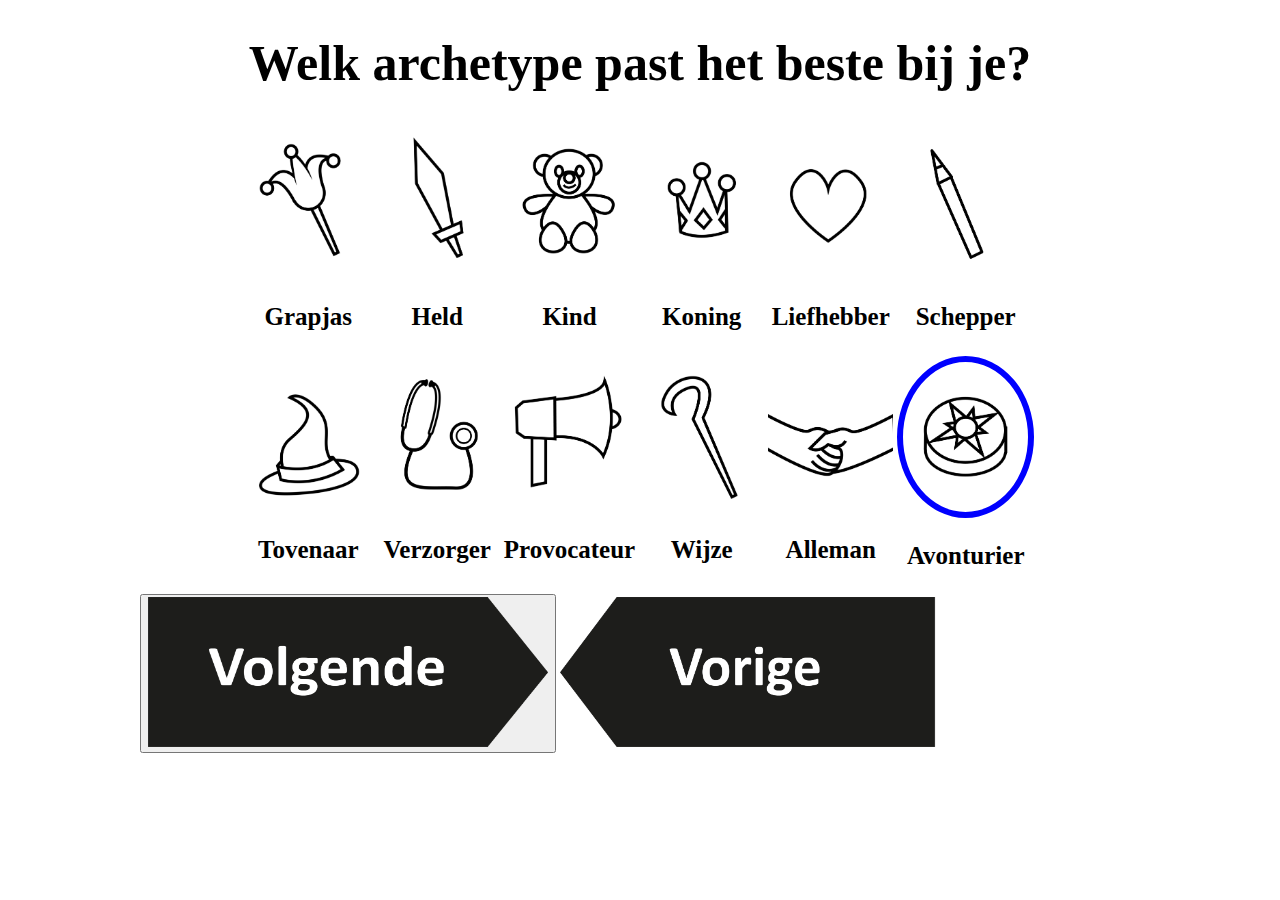
<file: q2.html>
<!doctype html>
<html>
<head>
<meta charset="utf-8">
<title>Vraag 2</title>
<link href="style.css" rel="stylesheet" type="text/css">
	
	 <script type = "text/javascript">
        
            function WriteCookie() {
			   Answer2Result = escape(document.quiz.archetypes.value) + ";"; 
               document.cookie = "2=" + Answer2Result + "path=/";
			   document.forms["quiz"].submit();
            }
			 
			 function ShowCookie() {
  			 alert(document.cookie);
			 }
			 
      	</script>      
	
</head>

<body>
	<h1>Welk archetype past het beste bij je?</h1>
	

	
<form action="q3.html" name = "quiz">
	
<table style="width: 125px;">
	<tbody>
		<tr>
			<td><label>
  <input type="radio" name="archetypes" value="1" checked>
  <img src="images/__grapjas.png" width="125" height="150">
				<h2>Grapjas</h2>
</label>
</td>
			<td><label>
  <input type="radio" name="archetypes" value="2" checked>
  <img src="images/__held.png" width="125" height="150">
				<h2>Held</h2>
</label></td>
			<td><label>
  <input type="radio" name="archetypes" value="3" checked>
  <img src="images/__kind.png" width="125" height="150">
				<h2>Kind</h2>
</label></td>
			<td><label>
  <input type="radio" name="archetypes" value="4" checked>
  <img src="images/__koning.png" width="125" height="150">
				<h2>Koning</h2>
</label>
</td>
			<td><label>
  <input type="radio" name="archetypes" value="5" checked>
  <img src="images/__liefhebber.png" width="125" height="150">
				<h2>Liefhebber</h2>
</label></td>
			<td><label>
  <input type="radio" name="archetypes" value="6" checked>
  <img src="images/__schepper.png" width="125" height="150">
				<h2>Schepper</h2>
</label></td>
		</tr>
		<tr>
			<td><label>
  <input type="radio" name="archetypes" value="7" checked>
  <img src="images/__tovenaar.png" width="125" height="150">
				<h2>Tovenaar</h2>
</label></td>
			<td><label>
  <input type="radio" name="archetypes" value="8" checked>
  <img src="images/__voeder.png" width="125" height="150">
				<h2>Verzorger</h2>
</label></td>
			<td><label>
  <input type="radio" name="archetypes" value="9" checked>
  <img src="images/__vrijbuiter.png" width="125" height="150">
				<h2>Provocateur</h2>
			</label></td>
			<td><label>
  <input type="radio" name="archetypes" value="10" checked>
  <img src="images/__wijze.png" width="125" height="150">
				<h2>Wijze</h2>
</label></td>
			<td><label>
  <input type="radio" name="archetypes" value="11" checked>
  <img src="images/__alleman.png" width="125" height="150">
				<h2>Alleman</h2>
</label></td>
			<td><label>
  <input type="radio" name="archetypes" value="12" checked>
  <img src="images/__avonturier.png" width="125" height="150">
				<h2>Avonturier</h2>
</label></td>
		</tr>
	</tbody>
</table>

	
<div>
<button type="button" onclick="WriteCookie()"><img src="images/next.png" width="400" height="150" alt=""/></button>
<a href="index.html"><img src="images/prev.png" width="400" height="150" alt=""></a>
</div>

</form>

</body>
</html>
</file>
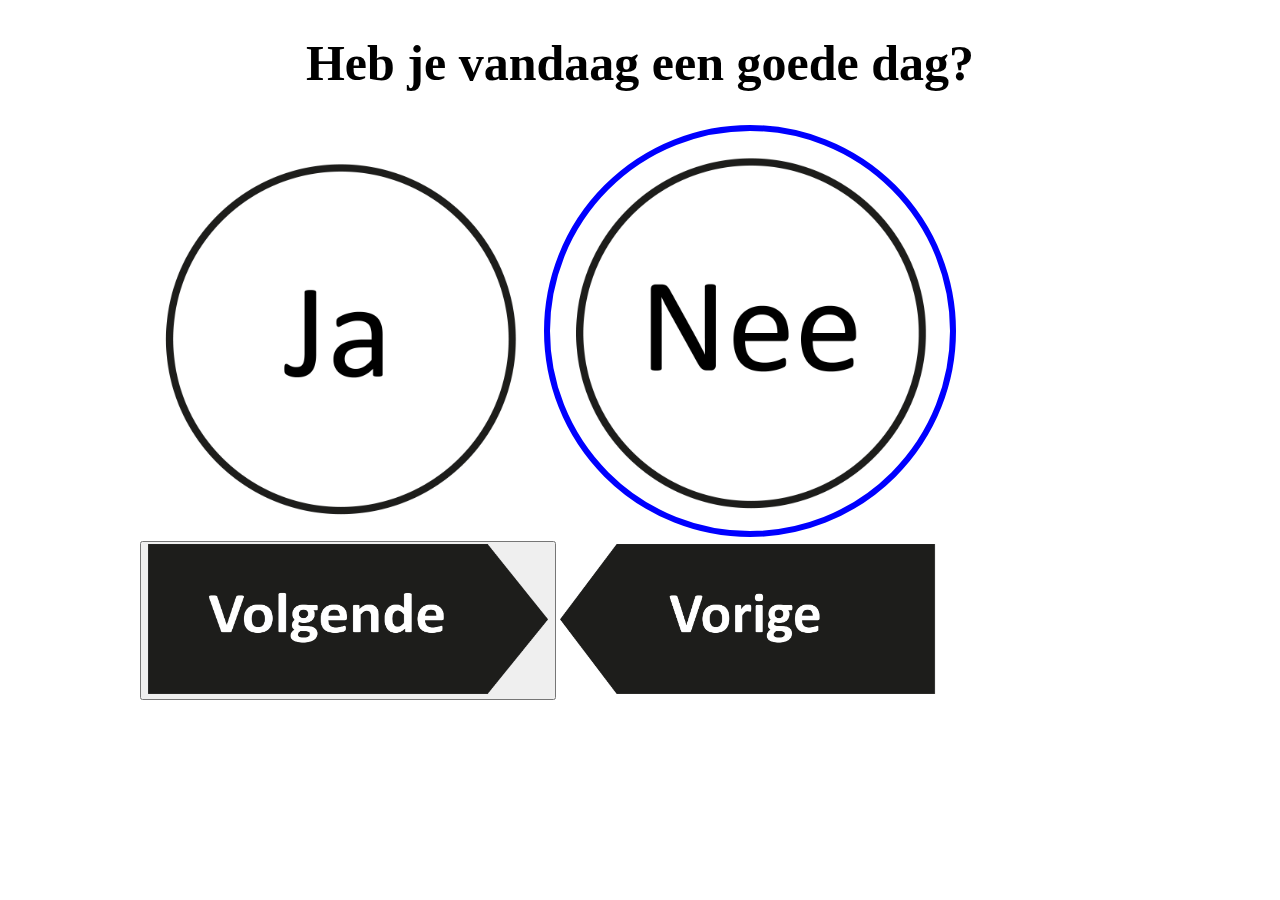
<file: q3.html>
<!doctype html>
<html>
<head>
<meta charset="utf-8">
<title>Vraag 1</title>
<link href="style.css" rel="stylesheet" type="text/css">
	
		 <script type = "text/javascript">
        
            function WriteCookie() {
			   Answer3Result = escape(document.quiz.day.value) + ";"; 
               document.cookie = "3=" + Answer3Result + "path=/";
			   document.forms["quiz"].submit();
            }
			 
			 function ShowCookie() {
  			 alert(document.cookie);
			 }
			 
      	</script>      
	
</head>

<body>
<h1>Heb je vandaag een goede dag?</h1>
	
<form action="q4.html" name = "quiz">

<label>
  <input type="radio" name="day" value="1" checked>
  <img src="images/__ja.png" width="400" height="400">
</label>

<label>
  <input type="radio" name="day" value="2" checked>
  <img src="images/__nee.png" width="400" height="400">
</label>
	
<div>
<button type="button" onclick="WriteCookie()"><img src="images/next.png" width="400" height="150" alt=""/></button>
<a href="q2.html"><img src="images/prev.png" width="400" height="150" alt=""></a>
</div>

</form>

</body>
</html>
</file>
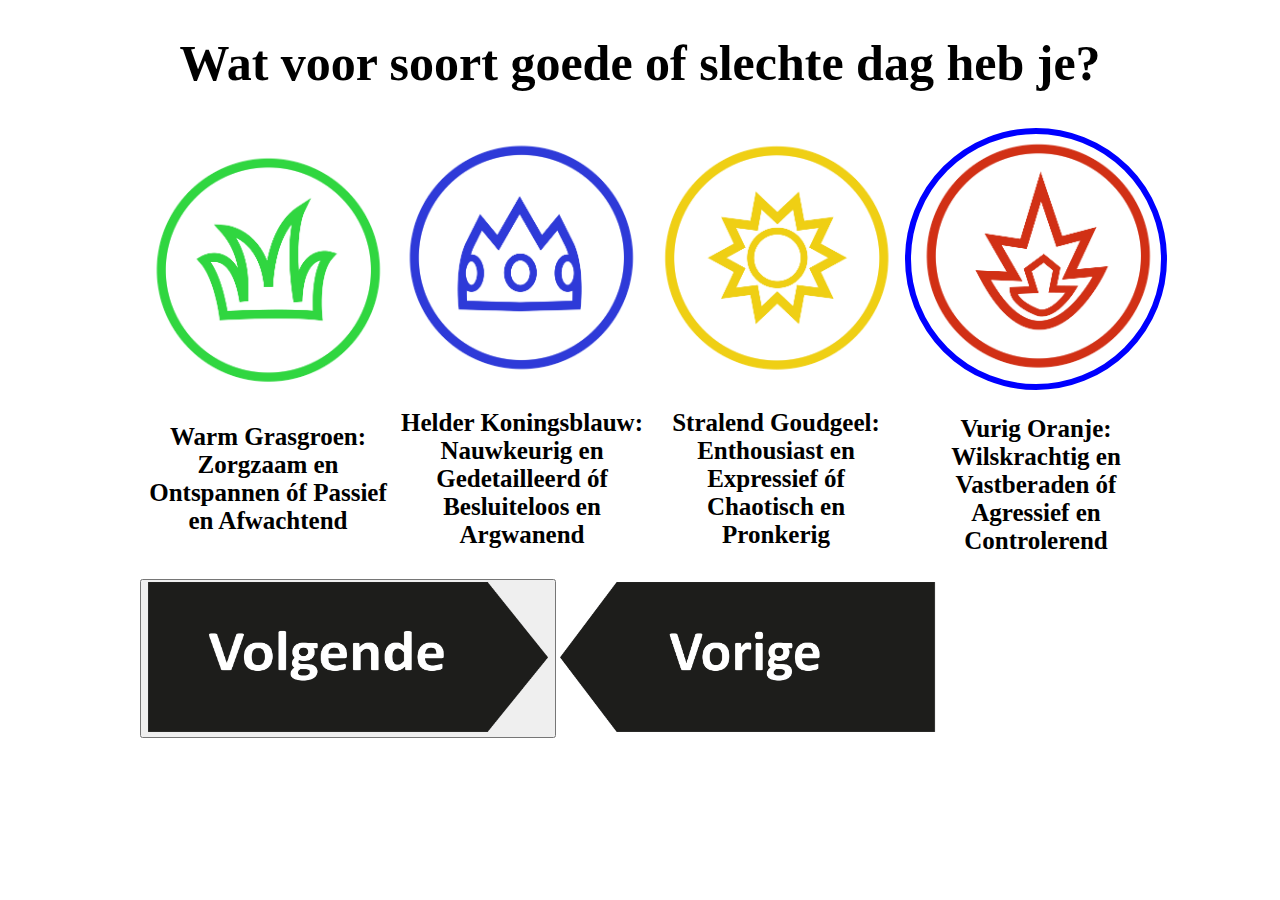
<file: q4.html>
<!doctype html>
<html>
<head>
<meta charset="utf-8">
<title>Vraag 1</title>
<link href="style.css" rel="stylesheet" type="text/css">
	
		 <script type = "text/javascript">
        
            function WriteCookie() {
			   Answer4Result = escape(document.quiz.daycolor.value) + ";"; 
               document.cookie = "4=" + Answer4Result + "path=/";
			   document.forms["quiz"].submit();
            }
			 
			 function ShowCookie() {
  			 alert(document.cookie);
			 }
			 
      	</script>      
	
</head>

<body>
<h1>Wat voor soort goede of slechte dag heb je?</h1>
	
<form action="q5.html" name = "quiz">

<table style="width: 350px;" >
<tbody>
<tr>
<td><label>
  <input type="radio" name="daycolor" value="1" checked>
  <img src="images/__gras.png" width="250" height="250">
	<h2>Warm Grasgroen: Zorgzaam en Ontspannen óf Passief en Afwachtend</h2>
</label></td>
<td><label>
  <input type="radio" name="daycolor" value="2" checked>
  <img src="images/__koninglijk.png" width="250" height="250">
	<h2>Helder Koningsblauw: Nauwkeurig en Gedetailleerd óf Besluiteloos en Argwanend</h2>
	</label></td>
<td><label>
  <input type="radio" name="daycolor" value="3" checked>
  <img src="images/__zonnig.png" width="250" height="250">
	<h2>Stralend Goudgeel: Enthousiast en Expressief óf Chaotisch en Pronkerig</h2>
</label></td>
<td><label>
  <input type="radio" name="daycolor" value="4" checked>
  <img src="images/__vurig.png" width="250" height="250">
	<h2>Vurig Oranje: Wilskrachtig en Vastberaden óf Agressief en Controlerend</h2>
</label>	</td>
</tr>
</tbody>
</table>

	
<div>
<button type="button" onclick="WriteCookie()"><img src="images/next.png" width="400" height="150" alt=""/></button>
<a href="q3.html"><img src="images/prev.png" width="400" height="150" alt=""></a>
</div>

</form>
</body>
</html>
</file>
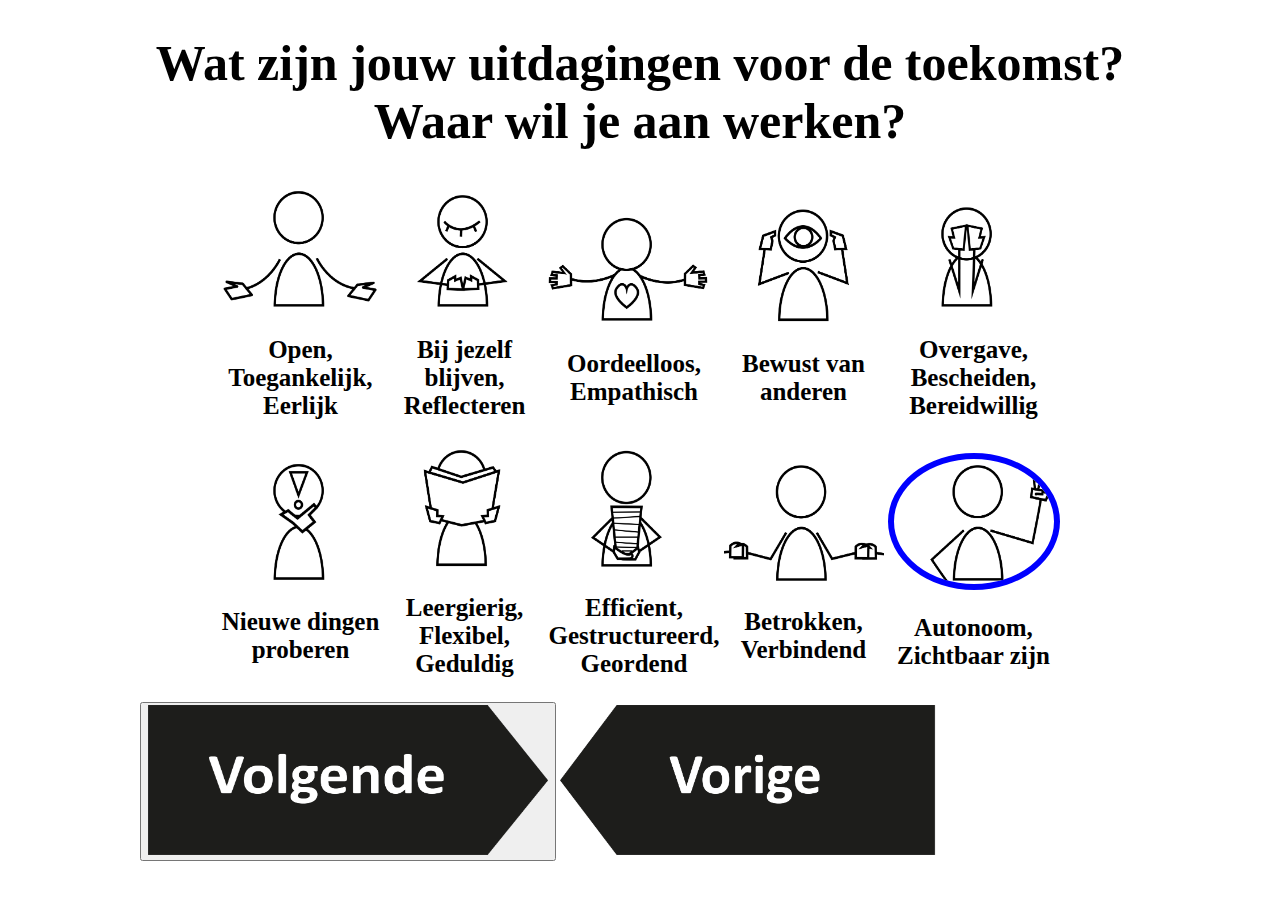
<file: q5.html>
<!doctype html>
<html>
<head>
<meta charset="utf-8">
<title>Vraag 2</title>
<link href="style.css" rel="stylesheet" type="text/css">
	
	 <script type = "text/javascript">
        
            function WriteCookie() {
			   Answer5Result = escape(document.quiz.challenges.value) + ";"; 
               document.cookie = "5=" + Answer5Result + "path=/";
			   document.forms["quiz"].submit();
            }
			 
			 function ShowCookie() {
  			 alert(document.cookie);
			 }
			 
      	</script>      
	
</head>

<body>
	<h1>Wat zijn jouw uitdagingen voor de toekomst? Waar wil je aan werken?</h1>
	
<form action="q6.html" name = "quiz">
	
	<table style="width: 160px;" >
<tbody>
<tr>
<td><label>
  <input type="radio" name="challenges" value="1" checked>
  <img src="images/__open-toegankelijk-eerlijk.png" width="160" height="125">
	<h2>Open, Toegankelijk, Eerlijk</h2>
</label></td>
<td><label>
  <input type="radio" name="challenges" value="2" checked>
  <img src="images/__bijjezelfblijven-reflecteren.png" width="160" height="125">
	<h2>Bij jezelf blijven, Reflecteren</h2>
</label></td>
<td><label>
  <input type="radio" name="challenges" value="3" checked>
  <img src="images/__oordeelloos-empatisch-respectvol.png" width="160" height="125">
	<h2>Oordeelloos, Empathisch</h2>
</label></td>
<td><label>
  <input type="radio" name="challenges" value="4" checked>
  <img src="images/__bewust-wakker.png" width="160" height="125">
	<h2>Bewust van anderen</h2>
</label>
</td>
<td><label>
  <input type="radio" name="challenges" value="5" checked>
  <img src="images/__overgave-bescheiden.png" width="160" height="125">
	<h2>Overgave, Bescheiden, Bereidwillig</h2>
</label></td>
</tr>
<tr>
<td><label>
  <input type="radio" name="challenges" value="6" checked>
  <img src="images/__nieuwedingenproberen-moedig.png" width="160" height="125">
	<h2>Nieuwe dingen proberen</h2>
</label></td>
<td><label>
  <input type="radio" name="challenges" value="7" checked>
  <img src="images/__leergierig-flexibel-geduldig.png" width="160" height="125">
	<h2>Leergierig, Flexibel, Geduldig</h2>
</label></td>
<td><label>
  <input type="radio" name="challenges" value="8" checked>
  <img src="images/__efficient-structuur-geordend.png" width="160" height="125">
	<h2>Efficïent, Gestructureerd, Geordend</h2>
</label></td>
<td><label>
  <input type="radio" name="challenges" value="9" checked>
  <img src="images/__betrokken-verbindend-hulpvaardig.png" width="160" height="125">
	<h2>Betrokken, Verbindend</h2>
</label></td>
<td>	
<label>
  <input type="radio" name="challenges" value="10" checked>
  <img src="images/__autonoom-zichtbaar.png" width="160" height="125">
	<h2>Autonoom, Zichtbaar zijn</h2>
</label></td>
</tr>
</tbody>
</table>


	
<div>
<button type="button" onclick="WriteCookie()"><img src="images/next.png" width="400" height="150" alt=""/></button>
<a href="q4.html"><img src="images/prev.png" width="400" height="150" alt=""></a>
</div>

</form>

</body>
</html>
</file>
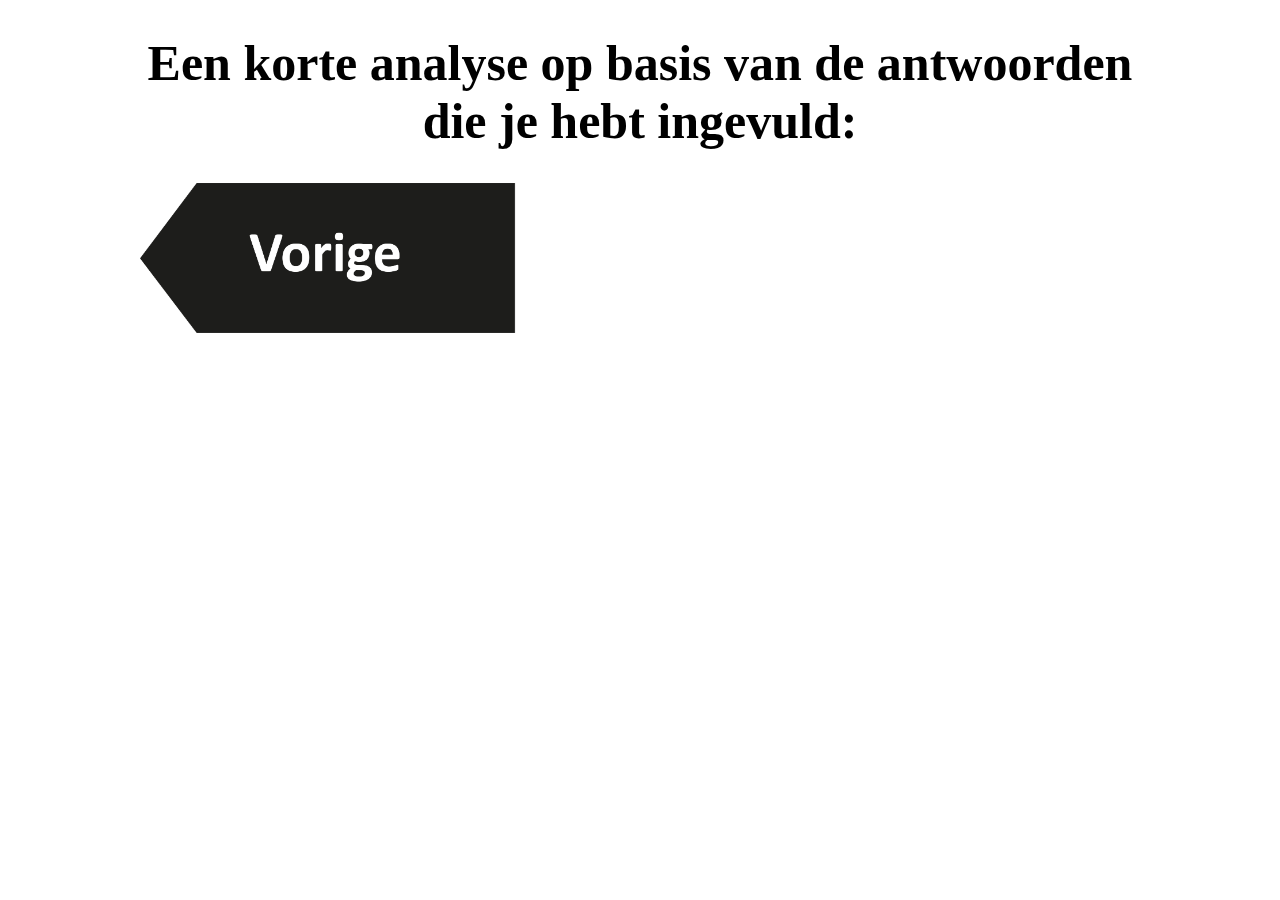
<file: q6.html>
<!doctype html>
<html>
<head>
<meta charset="utf-8">
<title>Resultaten</title>
<link href="style.css" rel="stylesheet" type="text/css">
	   
	
</head>

<body>
	
<h1>Een korte analyse op basis van de antwoorden die je hebt ingevuld:</h1>
	<h2>
	<script type = "text/javascript">
        
				var AllAnswers = document.cookie;
				var Question1Answer = 0;
				var Question2Answer = 0;
				var Question3Answer = 0;
				var Question4Answer = 0;
				var Question5Answer = 0;
				var Question6Answer = 0;
				var QuestionCounter = 0;
		
				var Question1Text = 0;
				var Question2Text = 0;
				var Question3Text = 0;
				var Question4Text = 0;
				var Question5Text = 0;
				var Question6Text = 0;
		
				cookiearray = AllAnswers.split(';');
		
				for(var i=0; i<cookiearray.length; i++) 
				{
					QuestionCounter+=1;
				    Question = cookiearray[i].split('=')[0];
				    Answer = cookiearray[i].split('=')[1];
					var QuestionB = parseInt(Question);	
					var AnswerB = parseInt(Answer);	
					
					if(QuestionB==1){
					Question1Answer=AnswerB;
						
						if(AnswerB==1){
							Question1Text="Creatief";
						}

						if(AnswerB==2){
							Question1Text="Beschouwend";
						}
						
						if(AnswerB==3){
							Question1Text="Positief";
						}
						
						if(AnswerB==4){
							Question1Text="Op gevoel";
						}
						
						if(AnswerB==5){
							Question1Text="Feitelijk";
						}
						
						if(AnswerB==6){
							Question1Text="Negatief";
						}
					
						
					}
					
					if(QuestionB==2){
					Question2Answer=AnswerB;
						
						if(AnswerB==1){
							Question2Text="Grapjas";
						}

						if(AnswerB==2){
							Question2Text="Held";
						}
						
						if(AnswerB==3){
							Question2Text="Kind";
						}
						
						if(AnswerB==4){
							Question2Text="Koning";
						}
						
						if(AnswerB==5){
							Question2Text="Liefhebber";
						}
						
						if(AnswerB==6){
							Question2Text="Schepper";
						}
						
						if(AnswerB==7){
							Question2Text="Tovenaar";
						}

						if(AnswerB==8){
							Question2Text="Verzorger";
						}
						
						if(AnswerB==9){
							Question2Text="Provocateur";
						}
						
						if(AnswerB==10){
							Question2Text="Wijze";
						}
						
						if(AnswerB==11){
							Question2Text="Alleman";
						}
						
						if(AnswerB==12){
							Question2Text="Avonturier";
						}
					
					}
					
					if(QuestionB==3){
					Question3Answer=AnswerB;
						
						if(AnswerB==1){
							Question3Text="Ja";
						}

						if(AnswerB==2){
							Question3Text="Nee";
						}
					
					}
					
					if(QuestionB==4){
					Question4Answer=AnswerB;
						
						if(AnswerB==1){
							Question4Text="Warm Grasgroen";
						}

						if(AnswerB==2){
							Question4Text="Helder Koningsblauw";
						}
						
						if(AnswerB==3){
							Question4Text="Stralend Goudgeel";
						}
						
						if(AnswerB==4){
							Question4Text="Vurig Oranje";
						}
					
					}
					
					if(QuestionB==5){
					Question5Answer=AnswerB;
						
						if(AnswerB==1){
							Question5Text="Open, toegankelijk, eerlijk";
						}

						if(AnswerB==2){
							Question5Text="Bij jezelf blijven, reflecteren";
						}
						
						if(AnswerB==3){
							Question5Text="Oordeelloos, empatisch";
						}
						
						if(AnswerB==4){
							Question5Text="Bewust van anderen";
						}
						
						if(AnswerB==5){
							Question5Text="Overgave, bescheiden, bereidwillig";
						}
						
						if(AnswerB==6){
							Question5Text="Nieuwe dingen proberen";
						}
						
						if(AnswerB==7){
							Question5Text="Leergierig, flexibel, geduldig";
						}

						if(AnswerB==8){
							Question5Text="Efficiënt, gestructureerd, geördend";
						}
						
						if(AnswerB==9){
							Question5Text="Betrokken, verbindend";
						}
						
						if(AnswerB==10){
							Question5Text="Autonoom, zichtbaar zijn";
						}
														
					}				
						
					if(QuestionCounter==5){
						WriteResults();
					}
					
				}
		
			function WriteResults() {
				
				document.write ("Je antwoord op vraag 1 was " + Question1Text + "<br> Je antwoord op vraag 2 was " + Question2Text + "<br> Je antwoord op vraag 3 was " + Question3Text + "<br> Je antwoord op vraag 4 was " + Question4Text + "<br> Je antwoord op vraag 5 was " + Question5Text +"<br><br>");	
				
				if(Question1Answer==1){
					
					if(Question3Answer==1){
						document.write ("Je bent een creatief persoon en je hebt een goede dag. ");	
						
						if(Question4Answer==1){
						document.write ("Je houdt ervan om voor anderen te zorgen, zowel privé als op je werk. Je kunt je goed ontspannen of toch niet? Wil je meer weten over jezelf, speel dan de uitgebreide versie van het ‘Ik Ben puzzelspel’ onder deskundige begeleiding om meer inzicht in jezelf te krijgen.");		
						}
						
						if(Question4Answer==2){
						document.write ("Je houdt van nauwkeurig te werk gaan tot in de details. Kan het zijn dat je je daar soms in verliest? Meer inzicht in jezelf? Doe dan de uitgebreidere versie van dit puzzelspel.");		
						}
						
						if(Question4Answer==3){
						document.write ("Omdat je expressief bent, is het belangrijk om zelfbewust bij jezelf te leren blijven. Meer weten? Doe het uitgebreide IK Ben Puzzelspel onder begeleiding.");		
						}
						
						if(Question4Answer==4){
						document.write ("Vol wilskracht sta je in het leven, vastberaden wat je wilt bereiken vandaag. Je wilt jezelf verder ontwikkelen. Dan is het spelen van de uitgebreide versie van dit puzzelspel een aanrader. Je krijgt onder begeleiding de juiste handvatten, praktisch en persoonlijk om bewuster te worden van jezelf en te realiseren wat je voor ogen hebt.");		
						}
					}
					
					if(Question3Answer==2){
						document.write ("Je stelt je creatief op in gesprekken, maar vandaag lijkt het wel of er niet naar je geluisterd wordt. ");	
						
						if(Question4Answer==1){
						document.write ("Je bent afwachtend en wat passief. Hoe ga je verder? Hoe kun je jezelf weer activeren? Doe dan de uitgebreidere versie onder deskundige begeleiding.");		
						}
						
						if(Question4Answer==2){
						document.write ("Je bent vandaag wellicht argwanend en vindt het lastig om besluiten te nemen.  Hoe kan dat? Wat zou de oorzaak kunnen zijn? Meer inzicht? Doe dan de uitgebreidere versie van dit puzzelspel.");		
						}
						
						if(Question4Answer==3){
						document.write ("Aangezien je geen goede dag hebt, kun je je chaotisch voelen. Wil je meer inzicht in jezelf? Doe dan de uitgebreide versie van het spel onder deskundige begeleiding.  ");		
						}
						
						if(Question4Answer==4){
						document.write ("Ook wil je graag controle hebben op alles en voelt je boos of agressief worden, als dat niet lukt. Wil je weten hoe je dit kunt veranderen? Doe dan de uitgebreidere versie van dit spel onderdeskundige begeleiding.");		
						}
					}
										
				}
				
				if(Question1Answer==2){
					
					if(Question3Answer==1){
						document.write ("Je bent beschouwend en voelt je daar prettig bij. ");	
						
						if(Question4Answer==1){
						document.write ("Je houdt ervan om voor anderen te zorgen, zowel privé als op je werk. Je kunt je goed ontspannen of toch niet? Wil je meer weten over jezelf, speel dan de uitgebreide versie van het ‘Ik Ben puzzelspel’ onder deskundige begeleiding om meer inzicht in jezelf te krijgen.");		
						}
						
						if(Question4Answer==2){
						document.write ("Je houdt van nauwkeurig te werk gaan tot in de details. Kan het zijn dat je je daar soms in verliest? Meer inzicht in jezelf? Doe dan de uitgebreidere versie van het IK BEN puzzelspel.");		
						}
						
						if(Question4Answer==3){
						document.write ("Omdat je expressief bent, is het belangrijk om zelfbewust bij jezelf te leren blijven. Meer weten? Doe het uitgebreide IK Ben Puzzelspel onder begeleiding.");		
						}
						
						if(Question4Answer==4){
						document.write ("Vol wilskracht sta je in het leven, vastberaden wat je wilt bereiken vandaag. Je wilt jezelf verder ontwikkelen. Dan is het spelen van de uitgebreide versie van dit puzzelspel een aanrader. Je krijgt onder begeleiding de juiste handvatten, praktisch en persoonlijk om bewuster te worden van jezelf en te realiseren wat je voor ogen hebt.");		
						}
					}
					
					if(Question3Answer==2){
						document.write ("Beschouwend bekijk je jouw leven vandaag met een donkere sluier. ");	
						
						if(Question4Answer==1){
						document.write ("Je bent afwachtend en wat passief. Hoe ga je verder? Hoe kun je jezelf weer activeren? Doe dan de uitgebreidere versie onder deskundige begeleiding.");		
						}
						
						if(Question4Answer==2){
						document.write ("Je bent vandaag wellicht argwanend en vindt het lastig om besluiten te nemen.  Hoe kan dat? Wat zou de oorzaak kunnen zijn? Waarom zou er niet naar je geluisterd worden vandaag? Meer inzicht? Doe dan de uitgebreidere versie van dit puzzelspel.");		
						}
						
						if(Question4Answer==3){
						document.write ("Aangezien je geen goede dag hebt, kun je je chaotisch voelen. Wil je meer inzicht in jezelf? Doe dan de uitgebreide versie van het spel onder deskundige begeleiding.  ");		
						}
						
						if(Question4Answer==4){
						document.write ("Ook wil je graag controle hebben op alles en voelt je boos of agressief worden, als dat niet lukt. Wil je weten hoe je dit kunt veranderen? Doe dan de uitgebreidere versie van dit spel onderdeskundige begeleiding.");		
						}
					}
										
				}
				
				if(Question1Answer==3){
					
					if(Question3Answer==1){
						document.write ("Je bent een positief persoon en je hebt een goede dag. ");	
						
						if(Question4Answer==1){
						document.write ("Je houdt ervan om voor anderen te zorgen, zowel privé als op je werk. Je kunt je goed ontspannen of toch niet? Wil je meer weten over jezelf, speel dan de uitgebreide versie van het ‘Ik Ben puzzelspel’ onder deskundige begeleiding om meer inzicht in jezelf te krijgen.");		
						}
						
						if(Question4Answer==2){
						document.write ("Je houdt van nauwkeurig te werk gaan tot in de details. Kan het zijn dat je je daar soms in verliest? Meer inzicht in jezelf? Doe dan de uitgebreidere versie van dit puzzelspel.");		
						}
						
						if(Question4Answer==3){
						document.write ("Omdat je expressief bent, is het belangrijk om zelfbewust bij jezelf te leren blijven. Meer weten? Doe het uitgebreide IK Ben Puzzelspel onder begeleiding.");		
						}
						
						if(Question4Answer==4){
						document.write ("Vol wilskracht sta je in het leven, vastberaden wat je wilt bereiken vandaag. Je wilt jezelf verder ontwikkelen. Dan is het spelen van de uitgebreide versie van dit puzzelspel een aanrader. Je krijgt onder begeleiding de juiste handvatten, praktisch en persoonlijk om bewuster te worden van jezelf en te realiseren wat je voor ogen hebt.");		
						}
					}
					
					if(Question3Answer==2){
						document.write ("Normaliter ben je positief gestemd, vandaag even niet. Waar komt dat door? ");	
						
						if(Question4Answer==1){
						document.write ("Je bent afwachtend en wat passief. Hoe ga je verder? Hoe kun je jezelf weer activeren? Doe dan de uitgebreidere versie onder deskundige begeleiding.");		
						}
						
						if(Question4Answer==2){
						document.write ("Je bent vandaag wellicht argwanend en vindt het lastig om besluiten te nemen.  Hoe kan dat? Wat zou de oorzaak kunnen zijn? Waarom zou er niet naar je geluisterd worden vandaag? Meer inzicht? Doe dan de uitgebreidere versie van dit puzzelspel.");		
						}
						
						if(Question4Answer==3){
						document.write ("Aangezien je geen goede dag hebt, kun je je chaotisch voelen. Wil je meer inzicht in jezelf? Doe dan de uitgebreide versie van het spel onder deskundige begeleiding.  ");		
						}
						
						if(Question4Answer==4){
						document.write ("Ook wil je graag controle hebben op alles en voelt je boos of agressief worden, als dat niet lukt. Wil je weten hoe je dit kunt veranderen? Doe dan de uitgebreidere versie van dit spel onderdeskundige begeleiding.");		
						}
					}
										
				}
				
				if(Question1Answer==4){
					
					if(Question3Answer==1){
						document.write ("Je bent een persoon die graag zijn/haar intuïtie en gevoel volgt ook in gesprekken met anderen. ");	
						
						if(Question4Answer==1){
						document.write ("Je houdt ervan om voor anderen te zorgen, zowel privé als op je werk. Je kunt je goed ontspannen of toch niet? Wil je meer weten over jezelf, speel dan de uitgebreide versie van het ‘Ik Ben puzzelspel’ onder deskundige begeleiding om meer inzicht in jezelf te krijgen.");		
						}
						
						if(Question4Answer==2){
						document.write ("Je houdt van nauwkeurig te werk gaan tot in de details. Kan het zijn dat je je daar soms in verliest? Meer inzicht in jezelf? Doe dan de uitgebreidere versie van dit puzzelspel.");		
						}
						
						if(Question4Answer==3){
						document.write ("Omdat je expressief bent, is het belangrijk om zelfbewust bij jezelf te leren blijven. Meer weten? Doe het uitgebreide IK Ben Puzzelspel onder begeleiding.");		
						}
						
						if(Question4Answer==4){
						document.write ("Vol wilskracht sta je in het leven, vastberaden wat je wilt bereiken vandaag. Je wilt jezelf verder ontwikkelen. Dan is het spelen van de uitgebreide versie van dit puzzelspel een aanrader. Je krijgt onder begeleiding de juiste handvatten, praktisch en persoonlijk om bewuster te worden van jezelf en te realiseren wat je voor ogen hebt.");		
						}
					}
					
					if(Question3Answer==2){
						document.write ("Je voelt je vandaag niet zo lekker in je vel zitten. Alles is beladen en op gespannen voet. ");	
						
						if(Question4Answer==1){
						document.write ("Je bent afwachtend en wat passief. Hoe ga je verder? Hoe kun je jezelf weer activeren? Doe dan de uitgebreidere versie onder deskundige begeleiding.");		
						}
						
						if(Question4Answer==2){
						document.write ("Je bent vandaag wellicht argwanend en vindt het lastig om besluiten te nemen.  Hoe kan dat? Wat zou de oorzaak kunnen zijn? Waarom zou er niet naar je geluisterd worden vandaag? Meer inzicht? Doe dan de uitgebreidere versie van dit puzzelspel.");		
						}
						
						if(Question4Answer==3){
						document.write ("Aangezien je geen goede dag hebt, kun je je chaotisch voelen. Wil je meer inzicht in jezelf? Doe dan de uitgebreide versie van het spel onder deskundige begeleiding.  ");		
						}
						
						if(Question4Answer==4){
						document.write ("Ook wil je graag controle hebben op alles en voelt je boos of agressief worden, als dat niet lukt. Wil je weten hoe je dit kunt veranderen? Doe dan de uitgebreidere versie van dit spel onderdeskundige begeleiding.");		
						}
					}
										
				}
				
				if(Question1Answer==5){
					
					if(Question3Answer==1){
						document.write ("In gesprekken wil je graag feiten horen en anders zorg je er wel voor dat de feiten op tafel komen. ");	
						
						if(Question4Answer==1){
						document.write ("Je houdt ervan om voor anderen te zorgen, zowel privé als op je werk. Je kunt je goed ontspannen of toch niet? Wil je meer weten over jezelf, speel dan de uitgebreide versie van het ‘Ik Ben puzzelspel’ onder deskundige begeleiding om meer inzicht in jezelf te krijgen.");		
						}
						
						if(Question4Answer==2){
						document.write ("Je houdt van nauwkeurig te werk gaan tot in de details. Kan het zijn dat je je daar soms in verliest? Meer inzicht in jezelf? Doe dan de uitgebreidere versie van dit puzzelspel.");		
						}
						
						if(Question4Answer==3){
						document.write ("Omdat je expressief bent, is het belangrijk om zelfbewust bij jezelf te leren blijven. Meer weten? Doe het uitgebreide IK Ben Puzzelspel onder begeleiding.");		
						}
						
						if(Question4Answer==4){
						document.write ("Vol wilskracht sta je in het leven, vastberaden wat je wilt bereiken vandaag. Je wilt jezelf verder ontwikkelen. Dan is het spelen van de uitgebreide versie van dit puzzelspel een aanrader. Je krijgt onder begeleiding de juiste handvatten, praktisch en persoonlijk om bewuster te worden van jezelf en te realiseren wat je voor ogen hebt.");		
						}
					}
					
					if(Question3Answer==2){
						document.write ("Je kunt je vinger er niet opleggen, maar om te zeggen ‘ik voel me happy’…… nou nee. ");	
						
						if(Question4Answer==1){
						document.write ("Je bent afwachtend en wat passief. Hoe ga je verder? Hoe kun je jezelf weer activeren? Doe dan de uitgebreidere versie onder deskundige begeleiding.");		
						}
						
						if(Question4Answer==2){
						document.write ("Je bent vandaag wellicht argwanend en vindt het lastig om besluiten te nemen.  Hoe kan dat? Wat zou de oorzaak kunnen zijn? Waarom zou er niet naar je geluisterd worden vandaag? Meer inzicht? Doe dan de uitgebreidere versie van dit puzzelspel.");		
						}
						
						if(Question4Answer==3){
						document.write ("Aangezien je geen goede dag hebt, kun je je chaotisch voelen. Wil je meer inzicht in jezelf? Doe dan de uitgebreide versie van het spel onder deskundige begeleiding.  ");		
						}
						
						if(Question4Answer==4){
						document.write ("Ook wil je graag controle hebben op alles en voelt je boos of agressief worden, als dat niet lukt. Wil je weten hoe je dit kunt veranderen? Doe dan de uitgebreidere versie van dit spel onderdeskundige begeleiding.");		
						}
					}
										
				}
				
				if(Question1Answer==6){
					
					if(Question3Answer==1){
						document.write ("Ook al heb je een goede dag, dan nog kun je je negatief in een gesprek opstellen. ");	
						
						if(Question4Answer==1){
						document.write ("Je houdt ervan om voor anderen te zorgen, zowel privé als op je werk. Je kunt je goed ontspannen of toch niet? Wil je meer weten over jezelf, speel dan de uitgebreide versie van het ‘Ik Ben puzzelspel’ onder deskundige begeleiding om meer inzicht in jezelf te krijgen.");		
						}
						
						if(Question4Answer==2){
						document.write ("Je houdt van nauwkeurig te werk gaan tot in de details. Kan het zijn dat je je daar soms in verliest? Meer inzicht in jezelf? Doe dan de uitgebreidere versie van dit puzzelspel.");		
						}
						
						if(Question4Answer==3){
						document.write ("Omdat je expressief bent, is het belangrijk om zelfbewust bij jezelf te leren blijven. Meer weten? Doe het uitgebreide IK Ben Puzzelspel onder begeleiding.");		
						}
						
						if(Question4Answer==4){
						document.write ("Vol wilskracht sta je in het leven, vastberaden wat je wilt bereiken vandaag. Je wilt jezelf verder ontwikkelen. Dan is het spelen van de uitgebreide versie van dit puzzelspel een aanrader. Je krijgt onder begeleiding de juiste handvatten, praktisch en persoonlijk om bewuster te worden van jezelf en te realiseren wat je voor ogen hebt.");		
						}
					}
					
					if(Question3Answer==2){
						document.write ("Heb je de laatste tijd last van negatieve gedachten en gevoelens? Zorg er dan voor, dat er weer lichtpunten in je leven ontstaan om je zelfvertrouwen op te bouwen. ");	
						
						if(Question4Answer==1){
						document.write ("Je bent afwachtend en wat passief. Hoe ga je verder? Hoe kun je jezelf weer activeren? Doe dan de uitgebreidere versie onder deskundige begeleiding.");		
						}
						
						if(Question4Answer==2){
						document.write ("Je bent vandaag wellicht argwanend en vindt het lastig om besluiten te nemen.  Hoe kan dat? Wat zou de oorzaak kunnen zijn? Waarom zou er niet naar je geluisterd worden vandaag? Meer inzicht? Doe dan de uitgebreidere versie van dit puzzelspel.");		
						}
						
						if(Question4Answer==3){
						document.write ("Aangezien je geen goede dag hebt, kun je je chaotisch voelen. Wil je meer inzicht in jezelf? Doe dan de uitgebreide versie van het spel onder deskundige begeleiding.  ");		
						}
						
						if(Question4Answer==4){
						document.write ("Ook wil je graag controle hebben op alles en voelt je boos of agressief worden, als dat niet lukt. Wil je weten hoe je dit kunt veranderen? Doe dan de uitgebreidere versie van dit spel onderdeskundige begeleiding.");		
						}
					}
										
				}

				
			}
			 
      	</script>   
	</h2>	

	
<form action="q5.html" name = "quiz">
	
<div>
<a href="q4.html"><img src="/images/prev.png" width="400" height="150" alt=""></a>
</div>

</form>

</body>
</html>
</file>
<file: style.css>
@charset "utf-8";
/* CSS Document */

body
{
	width: 1000px;
	margin: 0 auto;
}

h1
{
	font-family: Calibri;
	text-align: center; 
	font-size: 50px; 
}

h2
{
	font-family: Calibri;
	text-align:center; 
	font-size: 25px; 
}

h3
{
	font-family: Calibri;
	text-align:center; 
	font-size: 50px; 
}

h4
{
	font-family: Calibri;
	text-align:left; 
	font-size: 14px; 
}


/* HIDE RADIO */
[type=radio]
{ 
	position: absolute;
	opacity: 0;
	width: 0;
	height: 0;
}

img:hover {
  opacity: 0.5;
}

/* IMAGE STYLES */
[type=radio] + img
{
	cursor: pointer;
}

/* CHECKED STYLES */
[type=radio]:checked + img
{
	border: 6px solid blue;
	border-radius: 50%;
	float:none;
}

[type=checkbox]
{ 
	position: absolute;
	opacity: 0;
	width: 0;
	height: 0;
}

[type=checkbox] + img
{
	cursor: pointer;
}

[type=checkbox]:checked + img
{
	border: 6px solid blue;
	border-radius: 50%;
	float:none;
}


table {
    margin-left:auto; 
    margin-right:auto;
}
</file>
